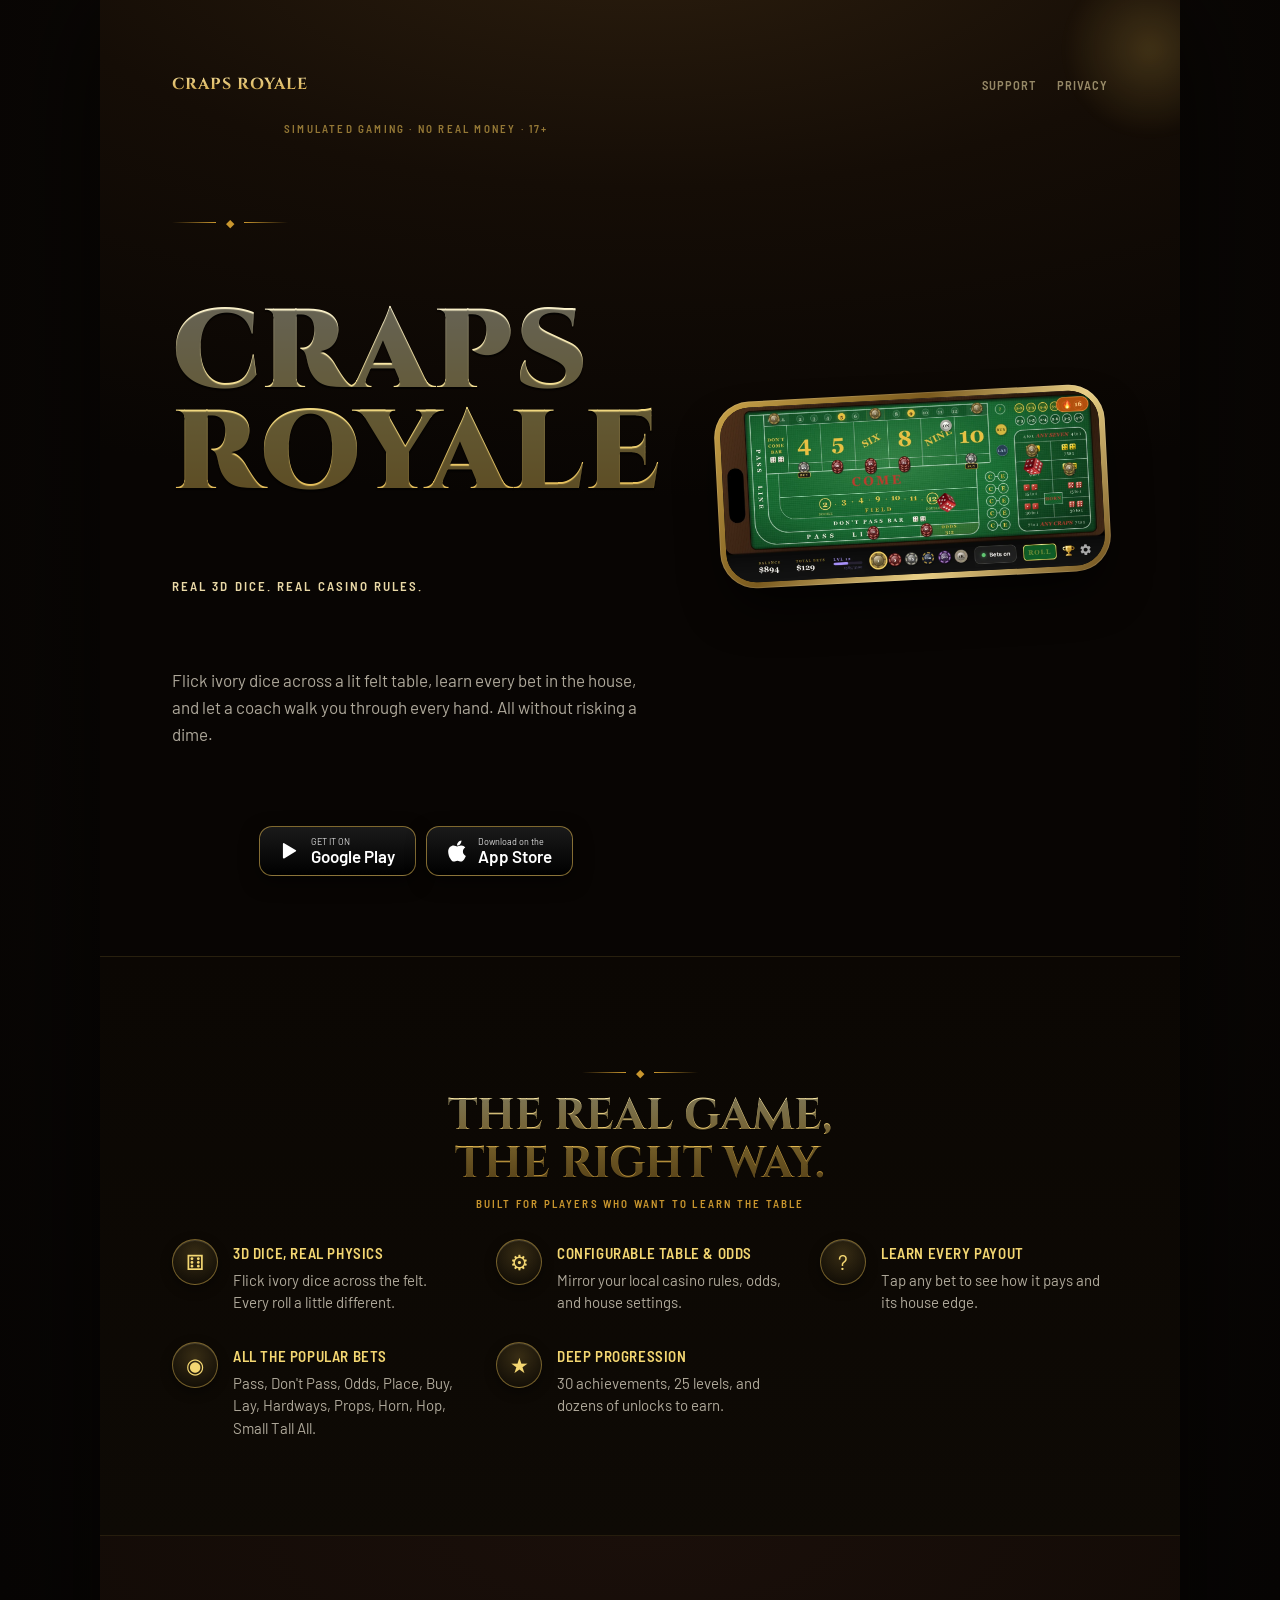
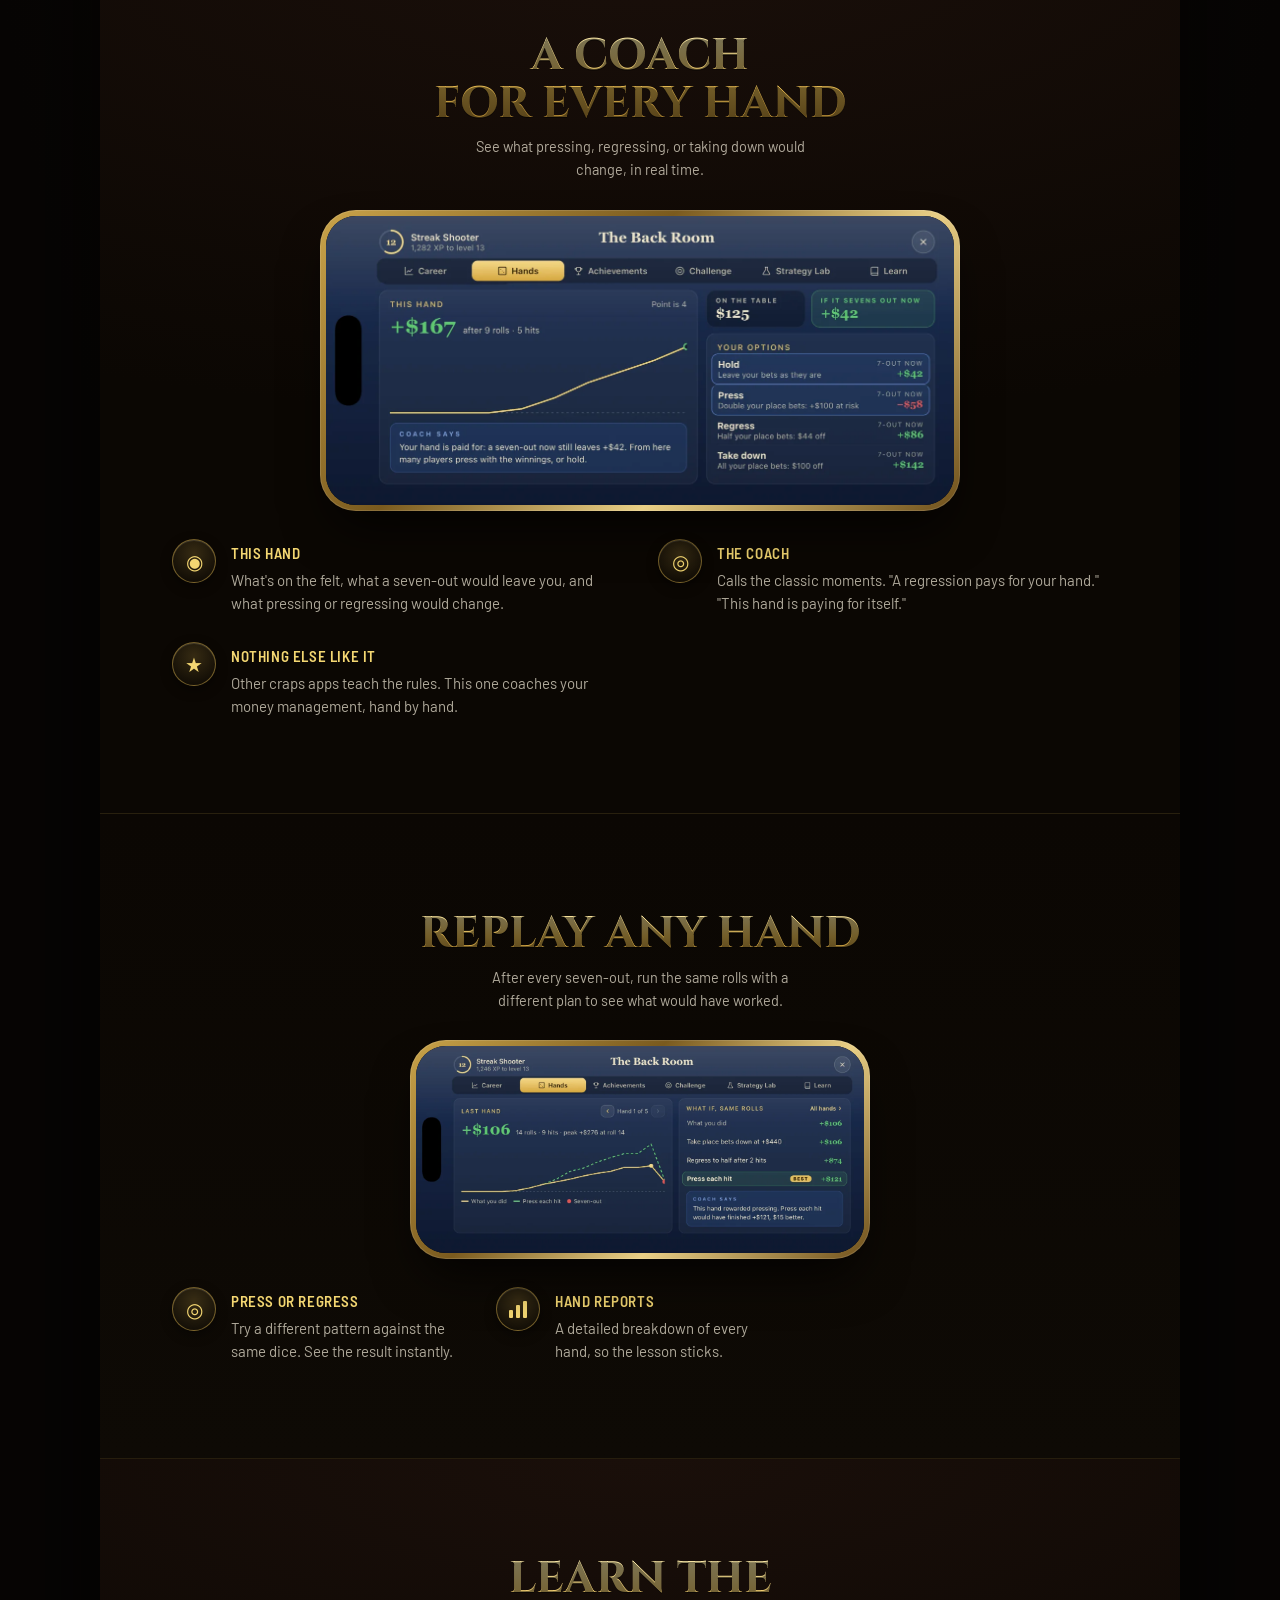
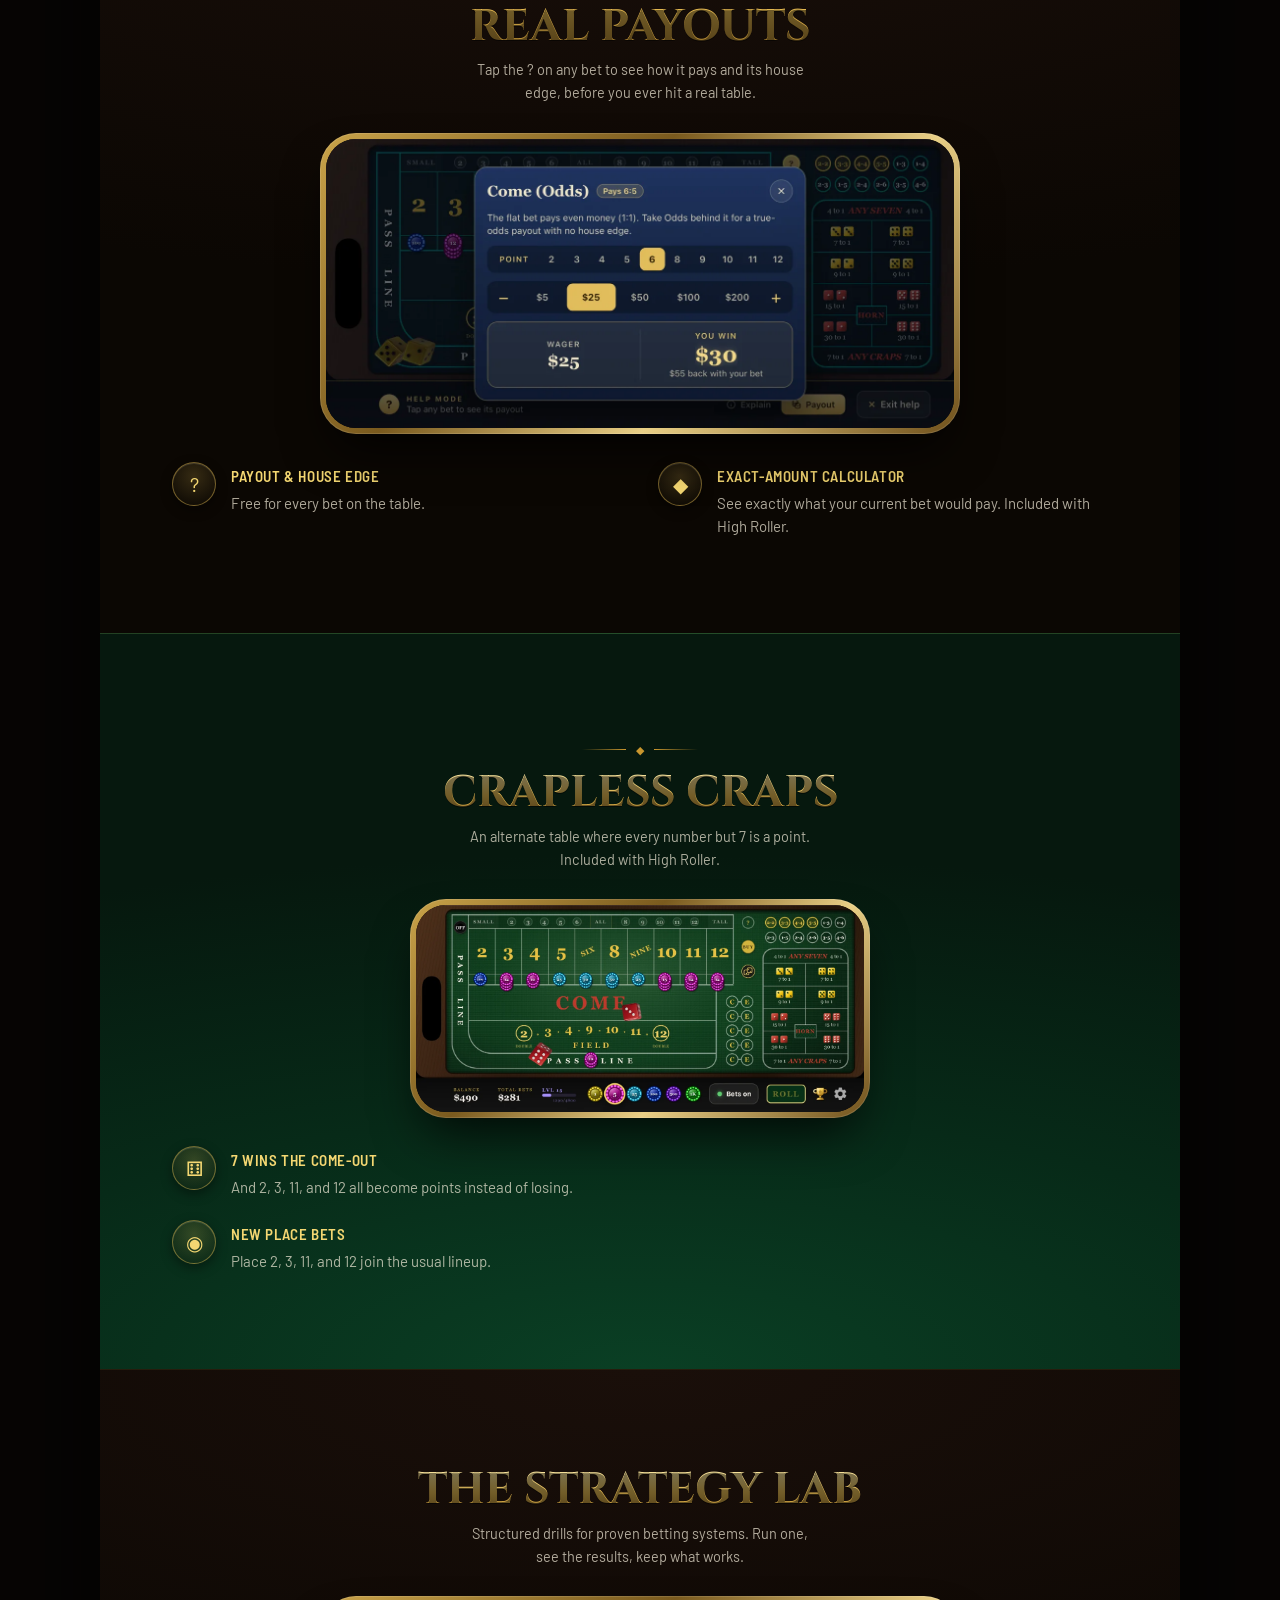
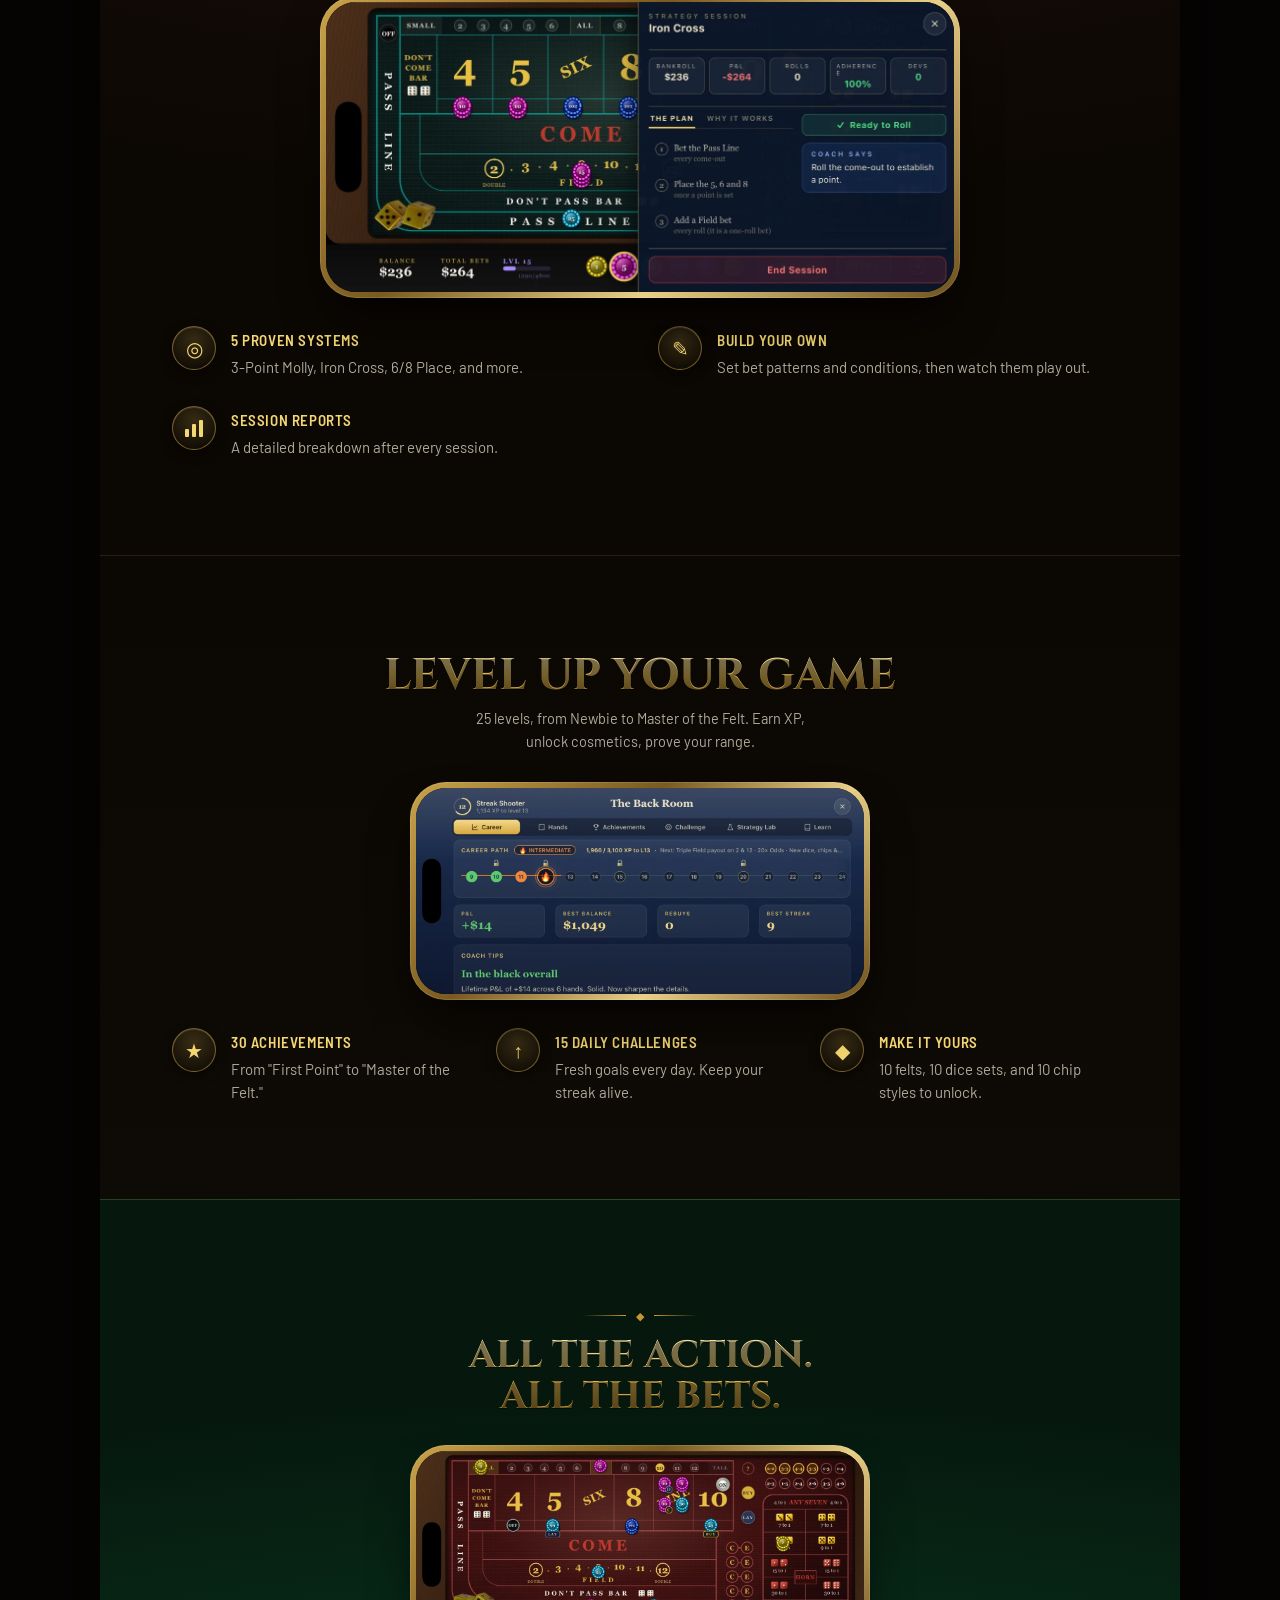
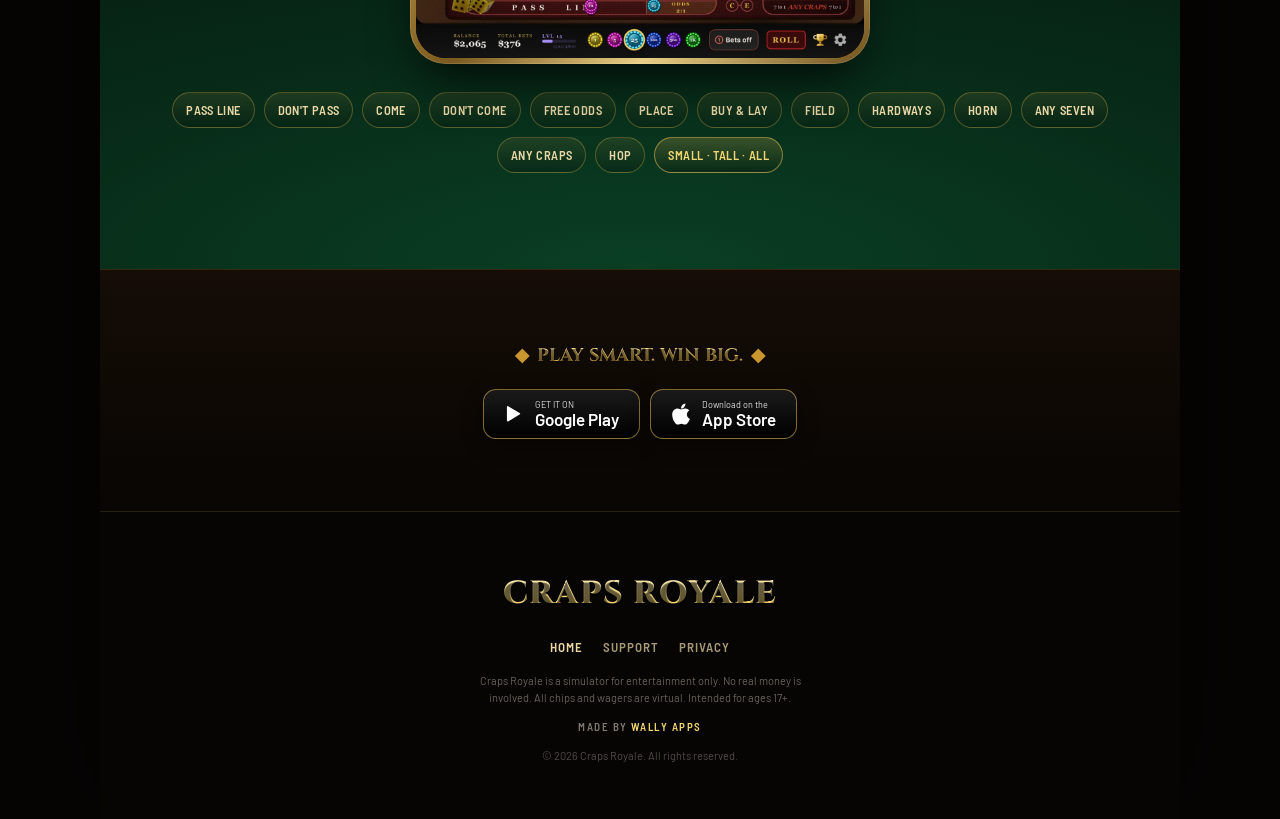
<file: index.html>
<!DOCTYPE html>
<html lang="en">
<head>
<meta charset="UTF-8" />
<meta name="viewport" content="width=device-width, initial-scale=1, viewport-fit=cover" />
<title>Craps Royale | Real 3D Dice. Real Casino Rules.</title>
<meta name="description" content="The most complete craps simulator. 3D dice you flick across a lit felt table, every bet in the house, a coach for every hand, and no real money at risk." />
<meta name="theme-color" content="#080503" />
<link rel="preconnect" href="https://fonts.googleapis.com" />
<link rel="preconnect" href="https://fonts.gstatic.com" crossorigin />
<link href="https://fonts.googleapis.com/css2?family=Cinzel:wght@400;600;700;800;900&family=Barlow:ital,wght@0,400;0,500;0,600;0,700;1,500&family=Barlow+Semi+Condensed:wght@500;600;700&display=swap" rel="stylesheet" />
<link rel="stylesheet" href="styles.css?v=3" />
</head>
<body>

<div class="col col-home">

  <!-- ============ HERO ============ -->
  <section class="section hero">
    <div class="bokeh" aria-hidden="true"></div>

    <header class="hero-header">
      <a href="index.html" class="wordmark-sm small-wordmark">CRAPS ROYALE</a>
      <nav>
        <a href="support.html">Support</a>
        <a href="privacy.html">Privacy</a>
      </nav>
    </header>

    <div class="hero-inner">
      <div class="eyebrow hero-eyebrow">Simulated Gaming · No Real Money · 17+</div>

      <div class="flourish" aria-hidden="true">
        <span class="rule l"></span><span class="diamond">◆</span><span class="rule r"></span>
      </div>

      <h1 class="h1-wordmark gold-foil">CRAPS<br>ROYALE</h1>

      <div class="subhead">Real 3D Dice. Real Casino Rules.</div>

      <p class="tagline">Flick ivory dice across a lit felt table, learn every bet in the house, and let a coach walk you through every hand. All without risking a dime.</p>

      <div class="badge-row">
        <a class="appstore-badge pulse" data-playstore href="#" aria-label="Get Craps Royale on Google Play">
          <svg class="apple" width="22" height="24" viewBox="0 0 24 24" xmlns="http://www.w3.org/2000/svg" aria-hidden="true"><path fill="#fff" d="M3.5 20.5V3.5c0-.55.45-1 1-1 .18 0 .35.05.51.13l14.14 8.5c.4.24.4.83 0 1.07L5.01 20.87c-.16.08-.33.13-.51.13-.55 0-1-.45-1-1z"/></svg>
          <span class="stack"><span class="top">GET IT ON</span><span class="bot">Google Play</span></span>
        </a>
        <a class="appstore-badge pulse" data-appstore href="#" aria-label="Get Craps Royale on the App Store">
          <svg class="apple" width="20" height="24" viewBox="0 0 384 512" xmlns="http://www.w3.org/2000/svg" aria-hidden="true"><path fill="#fff" d="M318.7 268.7c-.2-36.7 16.4-64.4 50-84.8-18.8-26.9-47.2-41.7-84.7-44.6-35.5-2.8-74.3 20.7-88.5 20.7-15 0-49.4-19.7-76.4-19.7C63.3 141.2 4 184.8 4 273.5q0 39.3 14.4 81.2c12.8 36.7 59 126.7 107.2 125.2 25.2-.6 43-17.9 75.8-17.9 31.8 0 48.3 17.9 76.4 17.9 48.6-.7 90.4-82.5 102.6-119.3-65.2-30.7-61.7-90-61.7-91.9zm-56.6-164.2c27.3-32.4 24.8-61.9 24-72.5-24.1 1.4-52 16.4-67.9 34.9-17.5 19.8-27.8 44.3-25.6 71.9 26.1 2 49.9-11.4 69.5-34.3z"/></svg>
          <span class="stack"><span class="top">Download on the</span><span class="bot">App Store</span></span>
        </a>
      </div>

      <div class="phone float" role="img" aria-label="Craps Royale table with 3D dice, landscape view">
        <div class="screen">
          <img src="images/screenshot-table.webp" alt="Craps Royale table, landscape view with 3D ivory dice on lit green felt" />
        </div>
      </div>
    </div>
  </section>

  <!-- ============ FEATURES ============ -->
  <section class="section features">
    <div class="flourish"><span class="rule l"></span><span class="diamond">◆</span><span class="rule r"></span></div>
    <h2 class="h2 section-title-gradient">THE REAL GAME,<br>THE RIGHT WAY.</h2>
    <div class="eyebrow" style="text-align:center;margin-top:6px;">Built for players who want to learn the table</div>

    <div class="feature-list" style="margin-top:26px;">
      <div class="feature-row">
        <div class="icon-circle">⚅</div>
        <div>
          <div class="feature-title">3D Dice, Real Physics</div>
          <div class="feature-body">Flick ivory dice across the felt. Every roll a little different.</div>
        </div>
      </div>
      <div class="feature-row">
        <div class="icon-circle">⚙</div>
        <div>
          <div class="feature-title">Configurable Table &amp; Odds</div>
          <div class="feature-body">Mirror your local casino rules, odds, and house settings.</div>
        </div>
      </div>
      <div class="feature-row">
        <div class="icon-circle">?</div>
        <div>
          <div class="feature-title">Learn Every Payout</div>
          <div class="feature-body">Tap any bet to see how it pays and its house edge.</div>
        </div>
      </div>
      <div class="feature-row">
        <div class="icon-circle">◉</div>
        <div>
          <div class="feature-title">All the Popular Bets</div>
          <div class="feature-body">Pass, Don't Pass, Odds, Place, Buy, Lay, Hardways, Props, Horn, Hop, Small Tall All.</div>
        </div>
      </div>
      <div class="feature-row">
        <div class="icon-circle">★</div>
        <div>
          <div class="feature-title">Deep Progression</div>
          <div class="feature-body">30 achievements, 25 levels, and dozens of unlocks to earn.</div>
        </div>
      </div>
    </div>
  </section>

  <!-- ============ COACH ============ -->
  <section class="section practice">
    <h2 class="h2 section-title-gradient">A COACH<br>FOR EVERY HAND</h2>
    <p class="sub">See what pressing, regressing, or taking down would change, in real time.</p>

    <div class="phone" role="img" aria-label="Hands tab with the hand coach, landscape view">
      <div class="screen">
        <img src="images/screenshot-hands.webp" alt="The Hands tab, showing a hand coach reading the felt and calling the classic moments" />
      </div>
    </div>

    <div class="feature-list" style="margin-top:28px;">
      <div class="feature-row">
        <div class="icon-circle sm">◉</div>
        <div>
          <div class="feature-title">This Hand</div>
          <div class="feature-body">What's on the felt, what a seven-out would leave you, and what pressing or regressing would change.</div>
        </div>
      </div>
      <div class="feature-row">
        <div class="icon-circle sm">◎</div>
        <div>
          <div class="feature-title">The Coach</div>
          <div class="feature-body">Calls the classic moments. "A regression pays for your hand." "This hand is paying for itself."</div>
        </div>
      </div>
      <div class="feature-row">
        <div class="icon-circle sm">★</div>
        <div>
          <div class="feature-title">Nothing Else Like It</div>
          <div class="feature-body">Other craps apps teach the rules. This one coaches your money management, hand by hand.</div>
        </div>
      </div>
    </div>
  </section>

  <!-- ============ REPLAY ============ -->
  <section class="section levelup">
    <h2 class="h2 section-title-gradient">REPLAY ANY HAND</h2>
    <p class="sub">After every seven-out, run the same rolls with a different plan to see what would have worked.</p>

    <div class="phone" role="img" aria-label="Last-hand replay view, landscape">
      <div class="screen">
        <img src="images/screenshot-last-hand.webp" alt="The last-hand replay, showing what a different betting plan would have paid" />
      </div>
    </div>

    <div class="feature-list" style="margin-top:28px;">
      <div class="feature-row">
        <div class="icon-circle sm">◎</div>
        <div>
          <div class="feature-title">Press or Regress</div>
          <div class="feature-body">Try a different pattern against the same dice. See the result instantly.</div>
        </div>
      </div>
      <div class="feature-row">
        <div class="icon-circle sm">
          <div class="bar-icon" aria-hidden="true"><span></span><span></span><span></span></div>
        </div>
        <div>
          <div class="feature-title">Hand Reports</div>
          <div class="feature-body">A detailed breakdown of every hand, so the lesson sticks.</div>
        </div>
      </div>
    </div>
  </section>

  <!-- ============ PAYOUTS ============ -->
  <section class="section practice">
    <h2 class="h2 section-title-gradient">LEARN THE<br>REAL PAYOUTS</h2>
    <p class="sub">Tap the ? on any bet to see how it pays and its house edge, before you ever hit a real table.</p>

    <div class="phone" role="img" aria-label="The payout help panel, landscape view">
      <div class="screen">
        <img src="images/screenshot-payouts.webp" alt="The payout help panel, showing payout ratio and house edge for a selected bet" />
      </div>
    </div>

    <div class="feature-list" style="margin-top:28px;">
      <div class="feature-row">
        <div class="icon-circle sm">?</div>
        <div>
          <div class="feature-title">Payout &amp; House Edge</div>
          <div class="feature-body">Free for every bet on the table.</div>
        </div>
      </div>
      <div class="feature-row">
        <div class="icon-circle sm">◆</div>
        <div>
          <div class="feature-title">Exact-Amount Calculator</div>
          <div class="feature-body">See exactly what your current bet would pay. Included with High Roller.</div>
        </div>
      </div>
    </div>
  </section>

  <!-- ============ CRAPLESS ============ -->
  <section class="section bets">
    <div class="flourish"><span class="rule l"></span><span class="diamond">◆</span><span class="rule r"></span></div>
    <h2 class="h2 section-title-gradient">CRAPLESS CRAPS</h2>
    <p class="sub">An alternate table where every number but 7 is a point. Included with High Roller.</p>

    <div class="phone" role="img" aria-label="The Crapless Craps table, landscape view">
      <div class="screen">
        <img src="images/screenshot-crapless.webp" alt="The Crapless Craps table, with points for 2, 3, 11, and 12" />
      </div>
    </div>

    <div class="feature-list" style="margin-top:28px;">
      <div class="feature-row">
        <div class="icon-circle sm">⚅</div>
        <div>
          <div class="feature-title">7 Wins the Come-Out</div>
          <div class="feature-body">And 2, 3, 11, and 12 all become points instead of losing.</div>
        </div>
      </div>
      <div class="feature-row">
        <div class="icon-circle sm">◉</div>
        <div>
          <div class="feature-title">New Place Bets</div>
          <div class="feature-body">Place 2, 3, 11, and 12 join the usual lineup.</div>
        </div>
      </div>
    </div>
  </section>

  <!-- ============ STRATEGY LAB ============ -->
  <section class="section practice">
    <h2 class="h2 section-title-gradient">THE STRATEGY LAB</h2>
    <p class="sub">Structured drills for proven betting systems. Run one, see the results, keep what works.</p>

    <div class="phone" role="img" aria-label="The Strategy Lab, landscape view">
      <div class="screen">
        <img src="images/screenshot-lab.webp" alt="The Strategy Lab, showing a session for a proven betting system" />
      </div>
    </div>

    <div class="feature-list" style="margin-top:28px;">
      <div class="feature-row">
        <div class="icon-circle sm">◎</div>
        <div>
          <div class="feature-title">5 Proven Systems</div>
          <div class="feature-body">3-Point Molly, Iron Cross, 6/8 Place, and more.</div>
        </div>
      </div>
      <div class="feature-row">
        <div class="icon-circle sm">✎</div>
        <div>
          <div class="feature-title">Build Your Own</div>
          <div class="feature-body">Set bet patterns and conditions, then watch them play out.</div>
        </div>
      </div>
      <div class="feature-row">
        <div class="icon-circle sm">
          <div class="bar-icon" aria-hidden="true"><span></span><span></span><span></span></div>
        </div>
        <div>
          <div class="feature-title">Session Reports</div>
          <div class="feature-body">A detailed breakdown after every session.</div>
        </div>
      </div>
    </div>
  </section>

  <!-- ============ LEVEL UP ============ -->
  <section class="section levelup">
    <h2 class="h2 section-title-gradient">LEVEL UP YOUR GAME</h2>
    <p class="sub">25 levels, from Newbie to Master of the Felt. Earn XP, unlock cosmetics, prove your range.</p>

    <div class="phone" role="img" aria-label="The career screen, landscape view">
      <div class="screen">
        <img src="images/screenshot-career.webp" alt="The career screen, showing level, title, and progression" />
      </div>
    </div>

    <div class="feature-list" style="margin-top:28px;">
      <div class="feature-row">
        <div class="icon-circle sm">★</div>
        <div>
          <div class="feature-title">30 Achievements</div>
          <div class="feature-body">From "First Point" to "Master of the Felt."</div>
        </div>
      </div>
      <div class="feature-row">
        <div class="icon-circle sm">↑</div>
        <div>
          <div class="feature-title">15 Daily Challenges</div>
          <div class="feature-body">Fresh goals every day. Keep your streak alive.</div>
        </div>
      </div>
      <div class="feature-row">
        <div class="icon-circle sm">◆</div>
        <div>
          <div class="feature-title">Make It Yours</div>
          <div class="feature-body">10 felts, 10 dice sets, and 10 chip styles to unlock.</div>
        </div>
      </div>
    </div>
  </section>

  <!-- ============ BETS ============ -->
  <section class="section bets">
    <div class="flourish"><span class="rule l"></span><span class="diamond">◆</span><span class="rule r"></span></div>
    <h2 class="h2 small section-title-gradient">ALL THE ACTION.<br>ALL THE BETS.</h2>

    <div class="phone" role="img" aria-label="The bets panel, landscape view">
      <div class="screen">
        <img src="images/screenshot-bets.webp" alt="The bets panel on the Craps Royale table" />
      </div>
    </div>

    <div class="tags" style="margin-top:28px;">
      <span class="tag">Pass Line</span>
      <span class="tag">Don't Pass</span>
      <span class="tag">Come</span>
      <span class="tag">Don't Come</span>
      <span class="tag">Free Odds</span>
      <span class="tag">Place</span>
      <span class="tag">Buy &amp; Lay</span>
      <span class="tag">Field</span>
      <span class="tag">Hardways</span>
      <span class="tag">Horn</span>
      <span class="tag">Any Seven</span>
      <span class="tag">Any Craps</span>
      <span class="tag">Hop</span>
      <span class="tag hi">Small · Tall · All</span>
    </div>
  </section>

  <!-- ============ CTA BAND ============ -->
  <section class="section cta-band">
    <div class="cta-line"><span class="d">◆</span><span class="section-title-gradient">PLAY SMART. WIN BIG.</span><span class="d">◆</span></div>
    <div class="badge-row">
      <a class="appstore-badge" data-playstore href="#" aria-label="Get Craps Royale on Google Play">
        <svg class="apple" width="22" height="24" viewBox="0 0 24 24" xmlns="http://www.w3.org/2000/svg" aria-hidden="true"><path fill="#fff" d="M3.5 20.5V3.5c0-.55.45-1 1-1 .18 0 .35.05.51.13l14.14 8.5c.4.24.4.83 0 1.07L5.01 20.87c-.16.08-.33.13-.51.13-.55 0-1-.45-1-1z"/></svg>
        <span class="stack"><span class="top">GET IT ON</span><span class="bot">Google Play</span></span>
      </a>
      <a class="appstore-badge" data-appstore href="#" aria-label="Get Craps Royale on the App Store">
        <svg class="apple" width="20" height="24" viewBox="0 0 384 512" xmlns="http://www.w3.org/2000/svg" aria-hidden="true"><path fill="#fff" d="M318.7 268.7c-.2-36.7 16.4-64.4 50-84.8-18.8-26.9-47.2-41.7-84.7-44.6-35.5-2.8-74.3 20.7-88.5 20.7-15 0-49.4-19.7-76.4-19.7C63.3 141.2 4 184.8 4 273.5q0 39.3 14.4 81.2c12.8 36.7 59 126.7 107.2 125.2 25.2-.6 43-17.9 75.8-17.9 31.8 0 48.3 17.9 76.4 17.9 48.6-.7 90.4-82.5 102.6-119.3-65.2-30.7-61.7-90-61.7-91.9zm-56.6-164.2c27.3-32.4 24.8-61.9 24-72.5-24.1 1.4-52 16.4-67.9 34.9-17.5 19.8-27.8 44.3-25.6 71.9 26.1 2 49.9-11.4 69.5-34.3z"/></svg>
        <span class="stack"><span class="top">Download on the</span><span class="bot">App Store</span></span>
      </a>
    </div>
  </section>

  <!-- ============ FOOTER ============ -->
  <footer class="footer">
    <div class="wordmark-lg gold-foil">CRAPS ROYALE</div>
    <nav>
      <a href="index.html" class="current">Home</a>
      <a href="support.html">Support</a>
      <a href="privacy.html">Privacy</a>
    </nav>
    <p class="disclaimer">Craps Royale is a simulator for entertainment only. No real money is involved. All chips and wagers are virtual. Intended for ages 17+.</p>
    <p class="madeby">Made by <a href="https://wallyapps.com">Wally Apps</a></p>
    <p class="copyright">© 2026 Craps Royale. All rights reserved.</p>
  </footer>

</div>

<script src="site.js"></script>
</body>
</html>
</file>
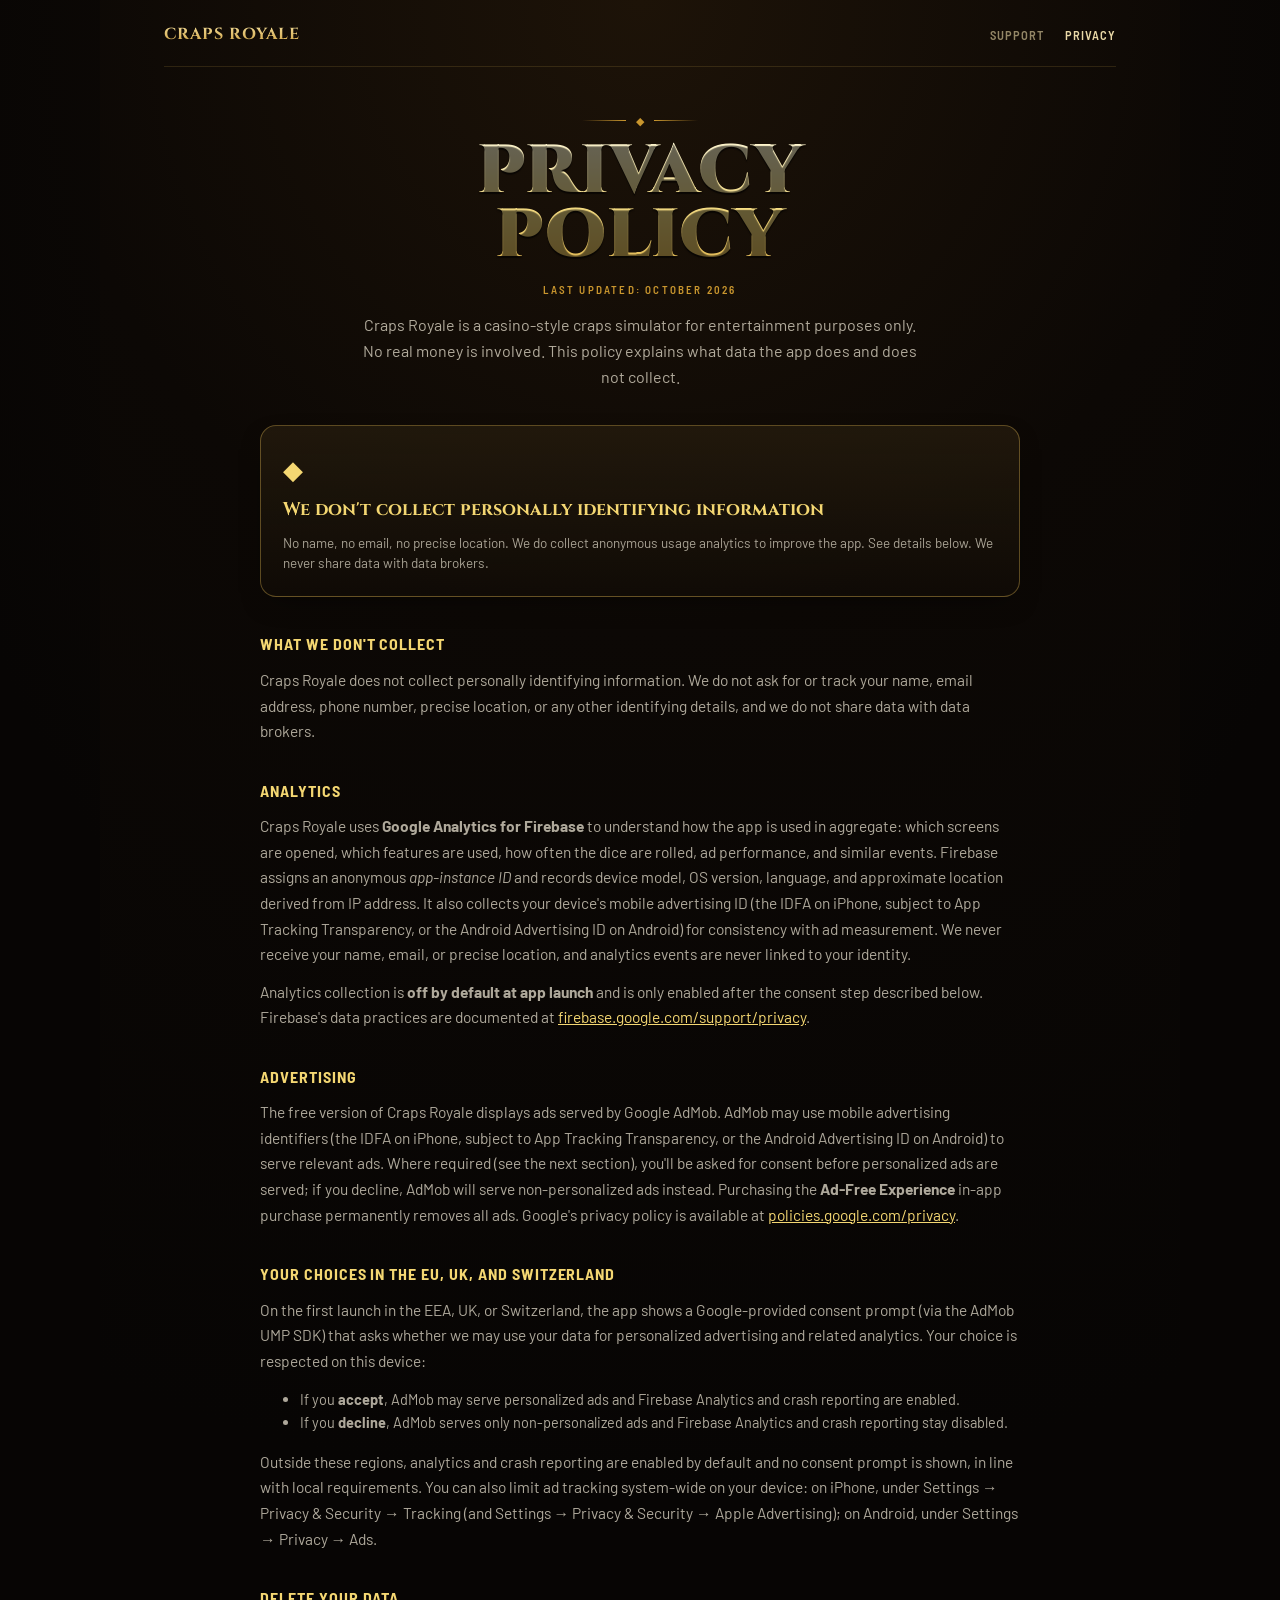
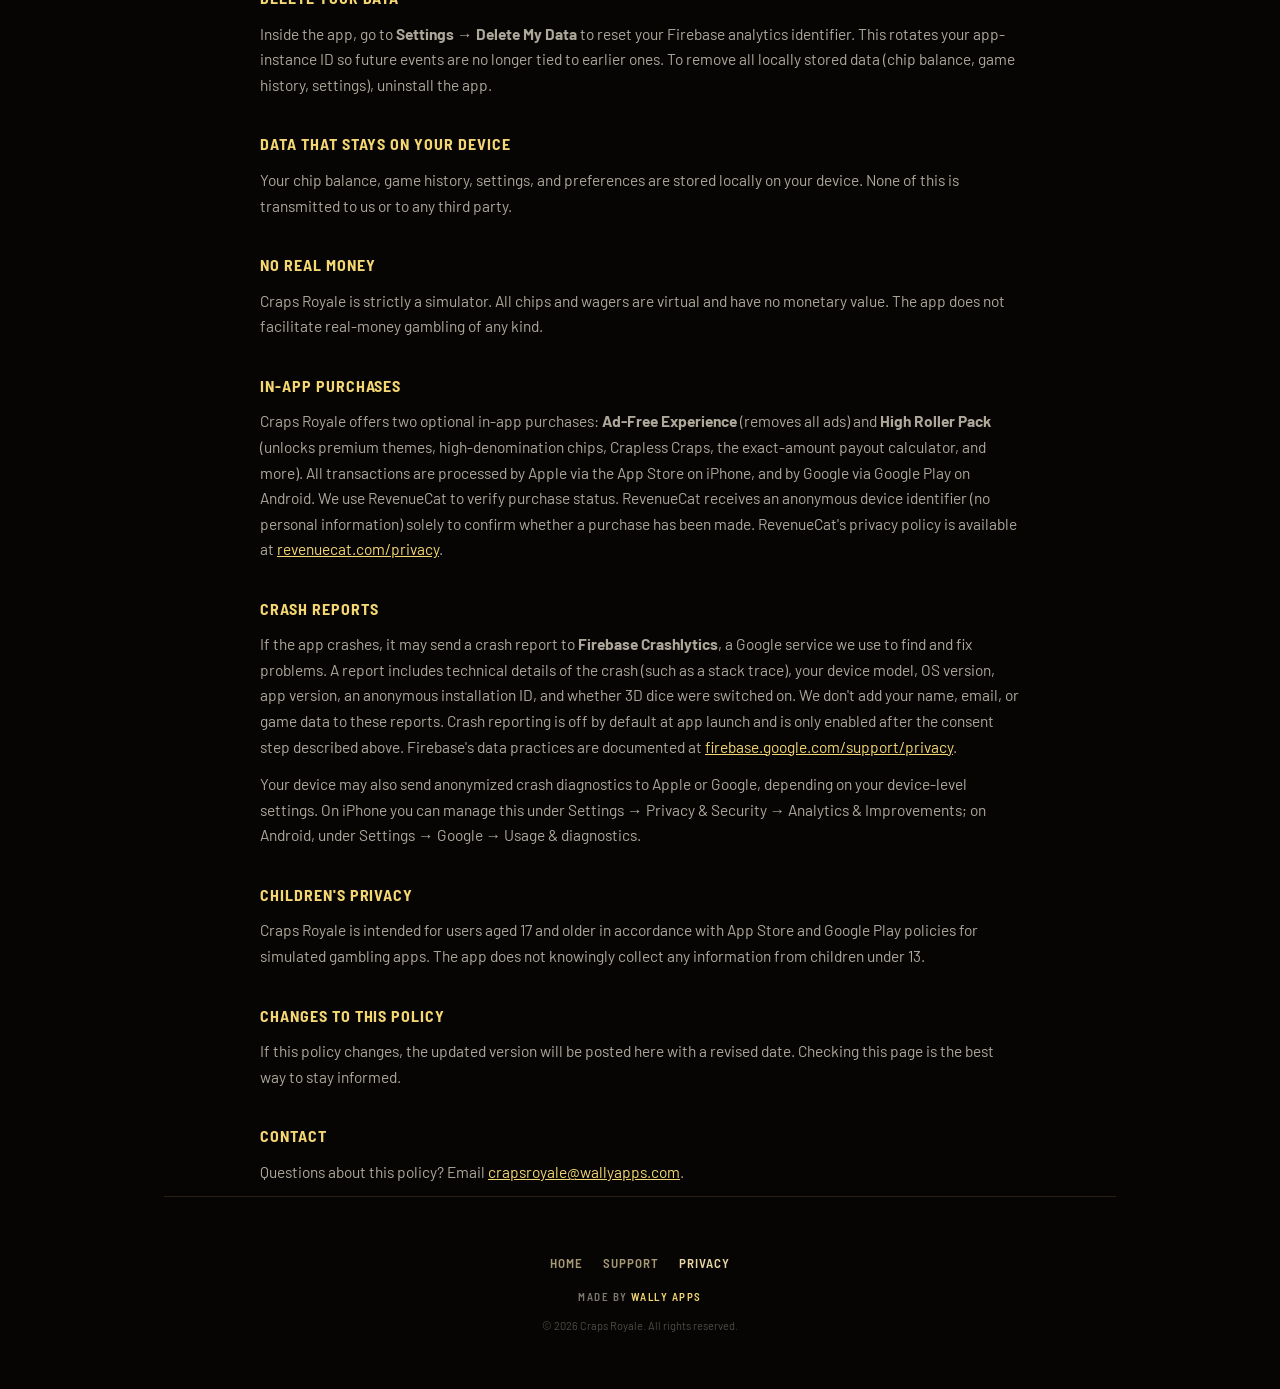
<file: privacy.html>
<!DOCTYPE html>
<html lang="en">
<head>
<meta charset="UTF-8" />
<meta name="viewport" content="width=device-width, initial-scale=1, viewport-fit=cover" />
<title>Privacy Policy | Craps Royale</title>
<meta name="description" content="Privacy policy for Craps Royale: what data we collect and how it is used." />
<meta name="theme-color" content="#080503" />
<link rel="preconnect" href="https://fonts.googleapis.com" />
<link rel="preconnect" href="https://fonts.gstatic.com" crossorigin />
<link href="https://fonts.googleapis.com/css2?family=Cinzel:wght@400;600;700;800;900&family=Barlow:ital,wght@0,400;0,500;0,600;0,700;1,500&family=Barlow+Semi+Condensed:wght@500;600;700&display=swap" rel="stylesheet" />
<link rel="stylesheet" href="styles.css?v=2" />
</head>
<body>

<div class="col col-doc">

  <header class="doc-header">
    <a href="index.html" class="wordmark-sm small-wordmark">CRAPS ROYALE</a>
    <nav>
      <a href="support.html">Support</a>
      <a href="privacy.html" class="current">Privacy</a>
    </nav>
  </header>

  <div class="doc-title-block">
    <div class="flourish"><span class="rule l"></span><span class="diamond">◆</span><span class="rule r"></span></div>
    <h1 class="h1-doc gold-foil">PRIVACY<br>POLICY</h1>
    <div class="eyebrow" style="margin-top:8px;">Last updated: October 2026</div>
    <p class="doc-intro" style="margin-top:14px;">Craps Royale is a casino-style craps simulator for entertainment purposes only. No real money is involved. This policy explains what data the app does and does not collect.</p>
  </div>

  <div class="card">
    <span class="diamond-lg" aria-hidden="true">◆</span>
    <h3>We don't collect personally identifying information</h3>
    <div class="card-sub">No name, no email, no precise location. We do collect anonymous usage analytics to improve the app. See details below. We never share data with data brokers.</div>
  </div>

  <div class="prose">

    <h2>What we don't collect</h2>
    <p>Craps Royale does not collect personally identifying information. We do not ask for or track your name, email address, phone number, precise location, or any other identifying details, and we do not share data with data brokers.</p>

    <h2>Analytics</h2>
    <p>Craps Royale uses <strong>Google Analytics for Firebase</strong> to understand how the app is used in aggregate: which screens are opened, which features are used, how often the dice are rolled, ad performance, and similar events. Firebase assigns an anonymous <em>app-instance ID</em> and records device model, OS version, language, and approximate location derived from IP address. It also collects your device's mobile advertising ID (the IDFA on iPhone, subject to App Tracking Transparency, or the Android Advertising ID on Android) for consistency with ad measurement. We never receive your name, email, or precise location, and analytics events are never linked to your identity.</p>
    <p>Analytics collection is <strong>off by default at app launch</strong> and is only enabled after the consent step described below. Firebase's data practices are documented at <a class="lnk" href="https://firebase.google.com/support/privacy">firebase.google.com/support/privacy</a>.</p>

    <h2>Advertising</h2>
    <p>The free version of Craps Royale displays ads served by Google AdMob. AdMob may use mobile advertising identifiers (the IDFA on iPhone, subject to App Tracking Transparency, or the Android Advertising ID on Android) to serve relevant ads. Where required (see the next section), you'll be asked for consent before personalized ads are served; if you decline, AdMob will serve non-personalized ads instead. Purchasing the <strong>Ad-Free Experience</strong> in-app purchase permanently removes all ads. Google's privacy policy is available at <a class="lnk" href="https://policies.google.com/privacy">policies.google.com/privacy</a>.</p>

    <h2>Your choices in the EU, UK, and Switzerland</h2>
    <p>On the first launch in the EEA, UK, or Switzerland, the app shows a Google-provided consent prompt (via the AdMob UMP SDK) that asks whether we may use your data for personalized advertising and related analytics. Your choice is respected on this device:</p>
    <ul>
      <li>If you <strong>accept</strong>, AdMob may serve personalized ads and Firebase Analytics and crash reporting are enabled.</li>
      <li>If you <strong>decline</strong>, AdMob serves only non-personalized ads and Firebase Analytics and crash reporting stay disabled.</li>
    </ul>
    <p>Outside these regions, analytics and crash reporting are enabled by default and no consent prompt is shown, in line with local requirements. You can also limit ad tracking system-wide on your device: on iPhone, under Settings → Privacy &amp; Security → Tracking (and Settings → Privacy &amp; Security → Apple Advertising); on Android, under Settings → Privacy → Ads.</p>

    <h2>Delete your data</h2>
    <p>Inside the app, go to <strong>Settings → Delete My Data</strong> to reset your Firebase analytics identifier. This rotates your app-instance ID so future events are no longer tied to earlier ones. To remove all locally stored data (chip balance, game history, settings), uninstall the app.</p>

    <h2>Data that stays on your device</h2>
    <p>Your chip balance, game history, settings, and preferences are stored locally on your device. None of this is transmitted to us or to any third party.</p>

    <h2>No real money</h2>
    <p>Craps Royale is strictly a simulator. All chips and wagers are virtual and have no monetary value. The app does not facilitate real-money gambling of any kind.</p>

    <h2>In-app purchases</h2>
    <p>Craps Royale offers two optional in-app purchases: <strong>Ad-Free Experience</strong> (removes all ads) and <strong>High Roller Pack</strong> (unlocks premium themes, high-denomination chips, Crapless Craps, the exact-amount payout calculator, and more). All transactions are processed by Apple via the App Store on iPhone, and by Google via Google Play on Android. We use RevenueCat to verify purchase status. RevenueCat receives an anonymous device identifier (no personal information) solely to confirm whether a purchase has been made. RevenueCat's privacy policy is available at <a class="lnk" href="https://www.revenuecat.com/privacy">revenuecat.com/privacy</a>.</p>

    <h2>Crash reports</h2>
    <p>If the app crashes, it may send a crash report to <strong>Firebase Crashlytics</strong>, a Google service we use to find and fix problems. A report includes technical details of the crash (such as a stack trace), your device model, OS version, app version, an anonymous installation ID, and whether 3D dice were switched on. We don't add your name, email, or game data to these reports. Crash reporting is off by default at app launch and is only enabled after the consent step described above. Firebase's data practices are documented at <a class="lnk" href="https://firebase.google.com/support/privacy">firebase.google.com/support/privacy</a>.</p>
    <p>Your device may also send anonymized crash diagnostics to Apple or Google, depending on your device-level settings. On iPhone you can manage this under Settings → Privacy &amp; Security → Analytics &amp; Improvements; on Android, under Settings → Google → Usage &amp; diagnostics.</p>

    <h2>Children's privacy</h2>
    <p>Craps Royale is intended for users aged 17 and older in accordance with App Store and Google Play policies for simulated gambling apps. The app does not knowingly collect any information from children under 13.</p>

    <h2>Changes to this policy</h2>
    <p>If this policy changes, the updated version will be posted here with a revised date. Checking this page is the best way to stay informed.</p>

    <h2>Contact</h2>
    <p>Questions about this policy? Email <a class="lnk" data-crmail href="#"><span data-crmail-show>crapsroyale (at) wallyapps (dot) com</span></a>.</p>

  </div>

  <footer class="footer">
    <nav>
      <a href="index.html">Home</a>
      <a href="support.html">Support</a>
      <a href="privacy.html" class="current">Privacy</a>
    </nav>
    <p class="madeby">Made by <a href="https://wallyapps.com">Wally Apps</a></p>
    <p class="copyright">© 2026 Craps Royale. All rights reserved.</p>
  </footer>

</div>

<script src="site.js"></script>
</body>
</html>
</file>
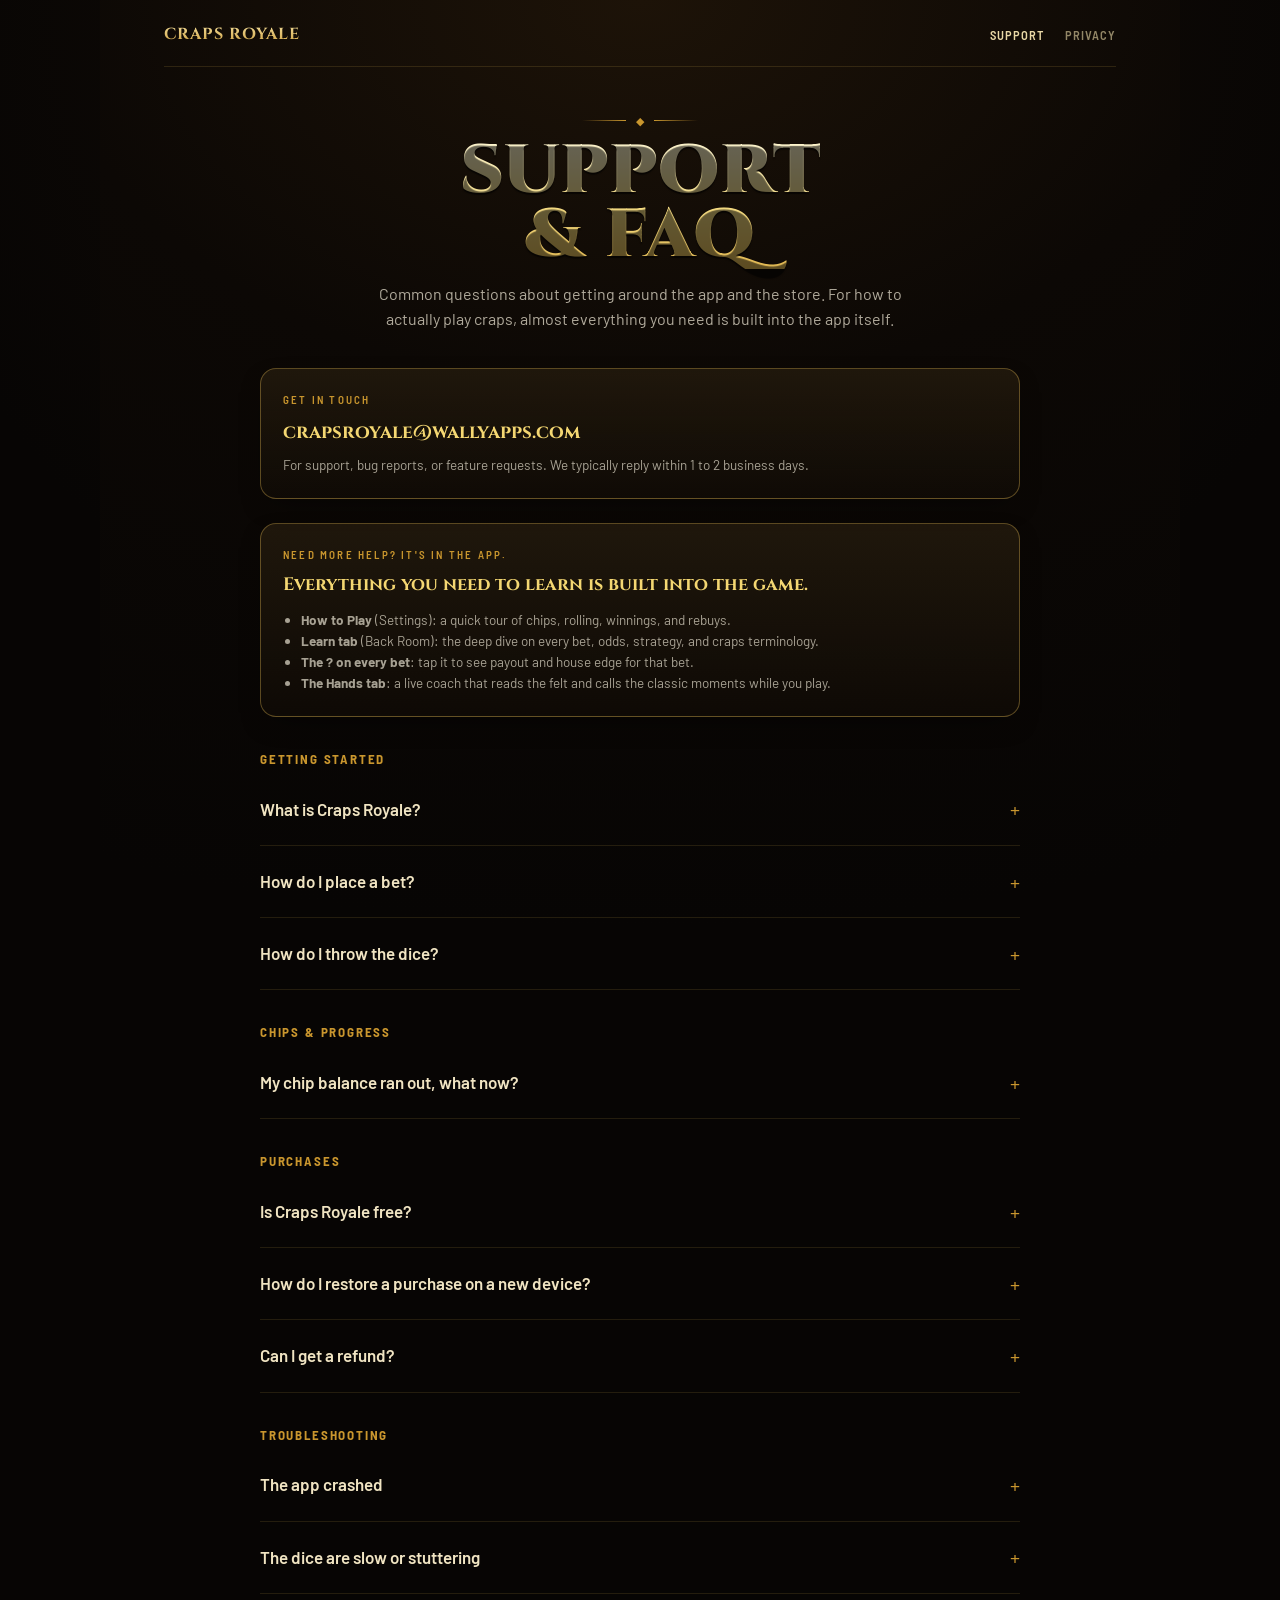
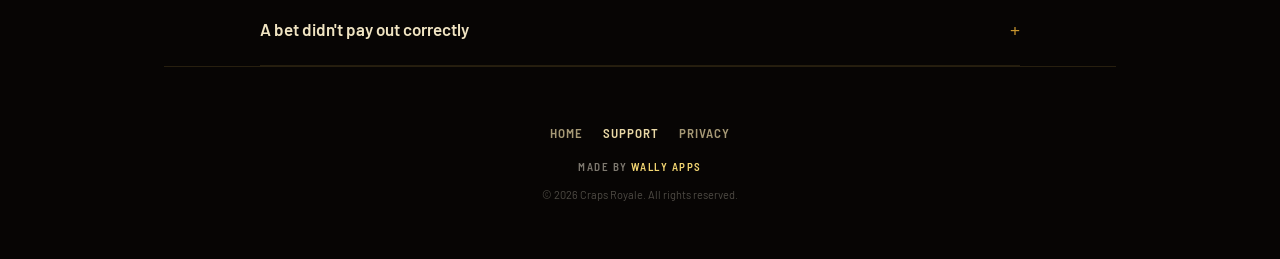
<file: support.html>
<!DOCTYPE html>
<html lang="en">
<head>
<meta charset="UTF-8" />
<meta name="viewport" content="width=device-width, initial-scale=1, viewport-fit=cover" />
<title>Support &amp; FAQ | Craps Royale</title>
<meta name="description" content="Support and FAQ for Craps Royale, the craps casino simulator for iPhone and Android." />
<meta name="theme-color" content="#080503" />
<link rel="preconnect" href="https://fonts.googleapis.com" />
<link rel="preconnect" href="https://fonts.gstatic.com" crossorigin />
<link href="https://fonts.googleapis.com/css2?family=Cinzel:wght@400;600;700;800;900&family=Barlow:ital,wght@0,400;0,500;0,600;0,700;1,500&family=Barlow+Semi+Condensed:wght@500;600;700&display=swap" rel="stylesheet" />
<link rel="stylesheet" href="styles.css?v=3" />
</head>
<body>

<div class="col col-doc">

  <header class="doc-header">
    <a href="index.html" class="wordmark-sm small-wordmark">CRAPS ROYALE</a>
    <nav>
      <a href="support.html" class="current">Support</a>
      <a href="privacy.html">Privacy</a>
    </nav>
  </header>

  <div class="doc-title-block">
    <div class="flourish"><span class="rule l"></span><span class="diamond">◆</span><span class="rule r"></span></div>
    <h1 class="h1-doc gold-foil">SUPPORT<br>&amp; FAQ</h1>
    <p class="doc-intro">Common questions about getting around the app and the store. For how to actually play craps, almost everything you need is built into the app itself.</p>
  </div>

  <!-- Contact card -->
  <a class="card" data-crmail href="#">
    <div class="card-eyebrow">Get in touch</div>
    <div class="card-email" data-crmail-show>crapsroyale (at) wallyapps (dot) com</div>
    <div class="card-sub">For support, bug reports, or feature requests. We typically reply within 1 to 2 business days.</div>
  </a>

  <!-- Need more help? It's in the app. -->
  <div class="card">
    <div class="card-eyebrow">Need more help? It's in the app.</div>
    <h3>Everything you need to learn is built into the game.</h3>
    <div class="card-sub">
      <ul style="margin:10px 0 0; padding-left:18px;">
        <li><strong>How to Play</strong> (Settings): a quick tour of chips, rolling, winnings, and rebuys.</li>
        <li><strong>Learn tab</strong> (Back Room): the deep dive on every bet, odds, strategy, and craps terminology.</li>
        <li><strong>The ? on every bet</strong>: tap it to see payout and house edge for that bet.</li>
        <li><strong>The Hands tab</strong>: a live coach that reads the felt and calls the classic moments while you play.</li>
      </ul>
    </div>
  </div>

  <!-- ============ Getting Started ============ -->
  <div class="faq-group">Getting Started</div>

  <details class="faq">
    <summary>What is Craps Royale?<span class="crq">+</span></summary>
    <div class="a"><p>A full-featured craps simulator for iPhone and Android. Learn the table, practice betting strategies, and feel the energy of the game, without risking a dime. All chips and wagers are virtual.</p></div>
  </details>

  <details class="faq">
    <summary>How do I place a bet?<span class="crq">+</span></summary>
    <div class="a"><p>Tap a chip denomination to select it, then tap the spot on the table you want to bet on. You can place as many bets as you like before each roll. Long-press any bet to remove it (some bets like Pass Line after the point can't be removed; that follows real casino rules).</p></div>
  </details>

  <details class="faq">
    <summary>How do I throw the dice?<span class="crq">+</span></summary>
    <div class="a"><p>Drag a die toward the back wall and let go to flick it. The <strong>ROLL</strong> button works too. If you prefer the classic look, you can turn 3D dice off any time under Settings, Dice.</p></div>
  </details>

  <!-- ============ Chips & Progress ============ -->
  <div class="faq-group">Chips &amp; Progress</div>

  <details class="faq">
    <summary>My chip balance ran out, what now?<span class="crq">+</span></summary>
    <div class="a"><p>When you run out of chips, a <strong>rebuy</strong> pops up automatically to top you back up so you can keep rolling. The free rebuy is available anytime; the High Roller pack adds a bigger $2K rebuy.</p>
    <p>If you'd rather start completely fresh, Settings has a <strong>Reset Game</strong> option, but note that it clears your chip balance <em>and</em> your XP, level, and achievements. Your purchases and settings are untouched. It can't be undone.</p></div>
  </details>

  <!-- ============ Purchases ============ -->
  <div class="faq-group">Purchases</div>

  <details class="faq">
    <summary>Is Craps Royale free?<span class="crq">+</span></summary>
    <div class="a">
      <p>Yes. Free to download with full access to the core game. The free version shows ads between sessions. Two optional purchases are available:</p>
      <ul>
        <li><strong>Ad-Free Experience</strong>: removes all ads permanently.</li>
        <li><strong>High Roller Pack</strong>: unlocks Crapless Craps, the exact-amount payout calculator, premium themes, high-denomination chips, extra strategies, a bigger rebuy, and a 2× XP boost.</li>
      </ul>
    </div>
  </details>

  <details class="faq">
    <summary>How do I restore a purchase on a new device?<span class="crq">+</span></summary>
    <div class="a"><p>Open the app, go to Settings, and tap <strong>Restore Purchases</strong>. On iPhone, be signed in with the same Apple ID that made the original purchase; on Android, the same Google Account. Purchases don't transfer between the two platforms.</p></div>
  </details>

  <details class="faq">
    <summary>Can I get a refund?<span class="crq">+</span></summary>
    <div class="a">
      <p>Refunds are handled by whichever store sold you the app:</p>
      <ul>
        <li><strong>iPhone (App Store):</strong> visit <a class="lnk" href="https://reportaproblem.apple.com">reportaproblem.apple.com</a>, find the Craps Royale purchase, and request a refund from Apple.</li>
        <li><strong>Android (Google Play):</strong> visit <a class="lnk" href="https://play.google.com/store/account/orderhistory">play.google.com/store/account/orderhistory</a> and request a refund from Google. Purchases made within 48 hours are typically eligible for a self-service refund.</li>
      </ul>
    </div>
  </details>

  <!-- ============ Troubleshooting ============ -->
  <div class="faq-group">Troubleshooting</div>

  <details class="faq">
    <summary>The app crashed<span class="crq">+</span></summary>
    <div class="a"><p>Force-quit and re-open the app. If you accepted analytics, a crash report with the stack trace, device model, and OS version has probably already reached us. What the report doesn't capture is <em>what you were doing</em>. If a specific action causes a repeat crash, email us the steps to reproduce it. That's the fastest way to get it fixed.</p></div>
  </details>

  <details class="faq">
    <summary>The dice are slow or stuttering<span class="crq">+</span></summary>
    <div class="a"><p>3D dice run a real physics simulation. On older devices you can switch to classic 2D dice under Settings, Dice, which runs smoothly on anything. Closing other apps running in the background can also help.</p></div>
  </details>

  <details class="faq">
    <summary>A bet didn't pay out correctly<span class="crq">+</span></summary>
    <div class="a"><p>Craps payouts vary by bet. In the app, tap the <strong>?</strong> on any bet to see its exact payout and house edge, which is the fastest way to double-check. If you still think there's a bug, email us with the bet type and roll outcome and we'll investigate.</p></div>
  </details>

  <footer class="footer">
    <nav>
      <a href="index.html">Home</a>
      <a href="support.html" class="current">Support</a>
      <a href="privacy.html">Privacy</a>
    </nav>
    <p class="madeby">Made by <a href="https://wallyapps.com">Wally Apps</a></p>
    <p class="copyright">© 2026 Craps Royale. All rights reserved.</p>
  </footer>

</div>

<script src="site.js"></script>
</body>
</html>
</file>
<file: styles.css>
/* Craps Royale — shared styles. Mobile-first; column max-width 460px. */

*, *::before, *::after { box-sizing: border-box; }
html, body { margin: 0; padding: 0; }
body {
  background: #080503;
  color: rgba(245, 238, 220, 0.7);
  font-family: 'Barlow', -apple-system, BlinkMacSystemFont, sans-serif;
  font-size: 14.5px;
  line-height: 1.6;
  -webkit-font-smoothing: antialiased;
  -webkit-text-size-adjust: 100%;
}
img { max-width: 100%; display: block; }
a { color: #F4D772; text-decoration: none; }
a:hover { text-decoration: underline; }

/* ---- Layout columns ---- */
.col {
  max-width: 460px;
  margin: 0 auto;
  position: relative;
}
.col-home {
  background:
    radial-gradient(130% 50% at 50% 0%, #1d1308 0%, #0c0805 42%, #070504 100%);
  overflow: hidden;
  box-shadow: 0 0 80px rgba(0,0,0,0.6);
}
.col-doc {
  padding: 0 22px;
  background:
    radial-gradient(130% 50% at 50% 0%, #1d1308 0%, #0c0805 42%, #070504 100%);
  min-height: 100vh;
}

/* ---- Typography helpers ---- */
.cinzel { font-family: 'Cinzel', serif; }
.barlow-sc { font-family: 'Barlow Semi Condensed', sans-serif; }

.eyebrow {
  font-family: 'Barlow Semi Condensed', sans-serif;
  font-weight: 600;
  font-size: 11px;
  letter-spacing: 0.2em;
  text-transform: uppercase;
  color: #C9962E;
}
.subhead {
  font-family: 'Barlow Semi Condensed', sans-serif;
  font-weight: 600;
  font-size: 13px;
  letter-spacing: 0.16em;
  text-transform: uppercase;
  color: #E9D8A6;
}

.gold-foil {
  background: linear-gradient(180deg, #FFF7D2 0%, #F7DE84 24%, #E6BB52 46%, #B07F2A 72%, #8C6420 86%, #EAC56F 100%);
  -webkit-background-clip: text;
  background-clip: text;
  -webkit-text-fill-color: transparent;
  color: transparent;
  background-size: 100% 220%;
  text-shadow: 0 2px 1px rgba(0,0,0,0.6);
  animation: goldShimmer 7s ease-in-out infinite alternate;
}
.section-title-gradient {
  background: linear-gradient(180deg, #FBEDB0, #E6BB52 55%, #A87E2C);
  -webkit-background-clip: text;
  background-clip: text;
  -webkit-text-fill-color: transparent;
  color: transparent;
  text-shadow: 0 1px 0 rgba(0,0,0,0.5);
}
.small-wordmark {
  background: linear-gradient(180deg, #F6E4A6, #C9962E);
  -webkit-background-clip: text;
  background-clip: text;
  -webkit-text-fill-color: transparent;
  color: transparent;
}

@keyframes goldShimmer {
  0% { background-position: 50% 0; }
  100% { background-position: 50% 100%; }
}
@keyframes floatYrot {
  0%, 100% { transform: rotate(-3deg) translateY(0); }
  50%      { transform: rotate(-3deg) translateY(-9px); }
}
@keyframes glowPulse {
  0%, 100% {
    box-shadow:
      0 6px 18px rgba(0,0,0,0.5),
      0 0 22px rgba(231,190,85,0.25),
      0 0 0 1px rgba(231,190,85,0.55) inset;
  }
  50% {
    box-shadow:
      0 6px 18px rgba(0,0,0,0.5),
      0 0 34px rgba(231,190,85,0.5),
      0 0 0 1px rgba(231,190,85,0.85) inset;
  }
}

/* ---- Flourish divider ---- */
.flourish {
  display: flex;
  align-items: center;
  justify-content: center;
  gap: 10px;
  margin: 14px auto;
}
.flourish .rule { width: 44px; height: 1px; }
.flourish .rule.l { background: linear-gradient(90deg, transparent, #C9962E); }
.flourish .rule.r { background: linear-gradient(270deg, transparent, #C9962E); }
.flourish .diamond { color: #C9962E; font-size: 11px; line-height: 1; }

/* ---- App Store badge ---- */
.appstore-badge {
  display: inline-flex;
  align-items: center;
  gap: 11px;
  padding: 10px 20px;
  border-radius: 13px;
  background: linear-gradient(180deg, #1a1a1a, #000);
  border: 1px solid rgba(231,190,85,0.55);
  box-shadow: 0 6px 18px rgba(0,0,0,0.5);
  color: #fff;
  text-decoration: none;
}
.appstore-badge:hover { text-decoration: none; }
.appstore-badge .apple {
  width: 20px; height: 24px; fill: #fff; flex: none;
}
.appstore-badge .stack { display: flex; flex-direction: column; line-height: 1; text-align: left; }
.appstore-badge .stack .top { font-size: 9px; opacity: 0.85; }
.appstore-badge .stack .bot { font-size: 17px; font-weight: 600; margin-top: 2px; }
.appstore-badge.pulse { animation: glowPulse 4s ease-in-out infinite; }

.badge-row {
  display: inline-flex;
  flex-wrap: wrap;
  gap: 10px;
  align-items: center;
  justify-content: center;
}


/* ---- Sections (home) ---- */
.section {
  padding: 46px 26px;
  border-top: 1px solid rgba(231,190,85,0.12);
}
.section.hero {
  padding: 30px 26px 38px;
  position: relative;
  border-top: none;
  background: radial-gradient(125% 60% at 50% -8%, #2c1e0e, #150d06 46%, #080503 100%);
  overflow: hidden;
}
.section.features { background: linear-gradient(180deg, #0b0703, #0e0a05); }
.section.practice { background: radial-gradient(120% 55% at 50% 0%, #1a0f0a, #0b0703); }
.section.levelup  { background: linear-gradient(180deg, #0b0703, #0e0a05); }
.section.bets {
  background: radial-gradient(135% 70% at 50% 100%, #0a3f24, #072a18 50%, #06180e 100%);
}
.section.cta-band {
  background: linear-gradient(180deg, #150d06, #080503);
  border-top: 1px solid rgba(231,190,85,0.2);
  text-align: center;
  padding: 38px 26px;
}

.hero .bokeh {
  position: absolute;
  top: -40px; right: -60px;
  width: 180px; height: 180px;
  background: radial-gradient(circle, rgba(231,190,85,0.2), transparent 68%);
  filter: blur(4px);
  pointer-events: none;
}

/* Inline header used in hero */
.hero-header {
  display: flex;
  align-items: center;
  justify-content: space-between;
  position: relative;
  z-index: 1;
}
.hero-header .wordmark-sm {
  font-family: 'Cinzel', serif;
  font-weight: 700;
  font-size: 16px;
  letter-spacing: 0.06em;
}
.hero-header nav a {
  font-family: 'Barlow Semi Condensed', sans-serif;
  font-weight: 600;
  font-size: 12.5px;
  letter-spacing: 0.08em;
  text-transform: uppercase;
  color: rgba(233,216,166,0.6);
  margin-left: 18px;
}
.hero-header nav a:hover { color: #E9D8A6; text-decoration: none; }

/* Hero content */
.hero-inner { text-align: center; position: relative; z-index: 1; }
.hero-eyebrow { margin: 22px auto 10px; color: rgba(231,190,85,0.6); }
.h1-wordmark {
  font-family: 'Cinzel', serif;
  font-weight: 900;
  font-size: 54px;
  line-height: 0.9;
  letter-spacing: 0.01em;
  margin: 6px 0 14px;
}
.tagline {
  max-width: 340px;
  margin: 14px auto 22px;
  color: rgba(245,238,220,0.7);
  font-size: 14.5px;
}

/* Section titles */
.h2 {
  font-family: 'Cinzel', serif;
  font-weight: 700;
  font-size: 27px;
  line-height: 1.08;
  text-align: center;
  margin: 0 0 8px;
}
.h2.small { font-size: 24px; }
.section .sub {
  text-align: center;
  margin: 4px auto 22px;
  max-width: 340px;
  color: rgba(245,238,220,0.7);
  font-size: 14.5px;
}

/* Feature rows */
.feature-list {
  display: flex;
  flex-direction: column;
  gap: 22px;
  margin-top: 8px;
}
.feature-row {
  display: flex;
  gap: 15px;
  align-items: flex-start;
}
.icon-circle {
  flex: none;
  width: 46px; height: 46px;
  border-radius: 50%;
  display: flex; align-items: center; justify-content: center;
  background: radial-gradient(circle at 50% 32%, rgba(231,190,85,0.2), rgba(0,0,0,0.2));
  border: 1px solid rgba(231,190,85,0.45);
  box-shadow:
    inset 0 1px 0 rgba(255,255,255,0.12),
    0 4px 12px rgba(0,0,0,0.4);
  color: #F4D772;
  font-size: 21px;
  line-height: 1;
}
.icon-circle.sm { width: 44px; height: 44px; font-size: 20px; }
.feature-title {
  font-family: 'Barlow Semi Condensed', sans-serif;
  font-weight: 600;
  font-size: 15px;
  letter-spacing: 0.04em;
  text-transform: uppercase;
  color: #F4D772;
  margin: 2px 0 4px;
}
.feature-body {
  color: rgba(245,238,220,0.7);
  font-size: 14px;
  line-height: 1.5;
}

/* Bar-chart icon (Session Reports) */
.bar-icon {
  display: flex;
  align-items: flex-end;
  gap: 3px;
  height: 18px;
}
.bar-icon span {
  display: block;
  width: 4px;
  background: #F4D772;
  border-radius: 1px;
}
.bar-icon span:nth-child(1) { height: 8px; }
.bar-icon span:nth-child(2) { height: 13px; }
.bar-icon span:nth-child(3) { height: 17px; }

/* Phone mockup */
.phone {
  margin: 28px auto 0;
  width: 100%;
  max-width: 340px;
  border-radius: 30px;
  padding: 5px;
  background: linear-gradient(135deg, #caa44a, #7a5a1e 38%, #e9cf86 66%, #6e4f1a);
  box-shadow:
    0 26px 50px -14px rgba(0,0,0,0.8),
    inset 0 0 0 1px rgba(255,255,255,0.12);
  position: relative;
}
.phone.float { animation: floatYrot 6s ease-in-out infinite; transform: rotate(-3deg); }
.phone .screen {
  position: relative;
  width: 100%;
  height: 0;
  /* Aspect ratio via padding (WebKit-safe): 19.5:9 landscape frame. */
  padding-bottom: 46.15%;
  border-radius: 25px;
  overflow: hidden;
  background: #000;
}
.phone .screen img {
  position: absolute;
  top: 0; left: 0;
  width: 100%; height: 100%;
  object-fit: cover;
}
.phone .island {
  position: absolute;
  left: 8px; top: 50%;
  width: 7px; height: 56px;
  background: #000;
  border-radius: 6px;
  transform: translateY(-50%);
  z-index: 2;
}

/* XP widget */
.xp-widget {
  max-width: 300px;
  margin: 6px auto 22px;
}
.xp-top {
  display: flex; justify-content: space-between;
  font-family: 'Barlow', sans-serif;
  font-weight: 600;
  font-size: 12px;
  color: #E9D8A6;
  margin-bottom: 8px;
}
.xp-top .xp-amt { opacity: 0.7; font-weight: 500; }
.xp-bar {
  height: 9px;
  border-radius: 6px;
  background: rgba(255,255,255,0.07);
  border: 1px solid rgba(231,190,85,0.25);
  overflow: hidden;
}
.xp-fill {
  width: 42%;
  height: 100%;
  background: linear-gradient(90deg, #7a5cff, #b9a4ff);
  box-shadow: 0 0 12px rgba(140,110,255,0.6);
  border-radius: 6px;
}

/* Tag chips (bets) */
.tags {
  display: flex; flex-wrap: wrap;
  gap: 9px;
  justify-content: center;
  margin-top: 18px;
}
.tag {
  font-family: 'Barlow Semi Condensed', sans-serif;
  font-weight: 600;
  font-size: 12.5px;
  letter-spacing: 0.03em;
  text-transform: uppercase;
  color: #E9D8A6;
  background: linear-gradient(180deg, rgba(231,190,85,0.1), rgba(0,0,0,0.2));
  border: 1px solid rgba(231,190,85,0.3);
  border-radius: 999px;
  padding: 7px 13px;
}
.tag.hi {
  color: #F4D772;
  background: linear-gradient(180deg, rgba(231,190,85,0.22), rgba(0,0,0,0.2));
  border-color: rgba(231,190,85,0.55);
}

/* CTA band */
.cta-line {
  font-family: 'Cinzel', serif;
  font-weight: 700;
  font-size: 18px;
  margin-bottom: 18px;
}
.cta-line .d { color: #C9962E; margin: 0 8px; }

/* ---- Footer ---- */
.footer {
  text-align: center;
  padding: 38px 26px 32px;
  border-top: 1px solid rgba(231,190,85,0.14);
}
.footer .wordmark-lg {
  font-family: 'Cinzel', serif;
  font-weight: 800;
  font-size: 24px;
  letter-spacing: 0.04em;
  margin-bottom: 18px;
}
.footer nav {
  display: flex; justify-content: center; gap: 20px;
  margin-bottom: 14px;
  flex-wrap: wrap;
}
.footer nav a {
  font-family: 'Barlow Semi Condensed', sans-serif;
  font-weight: 600;
  font-size: 13px;
  letter-spacing: 0.08em;
  text-transform: uppercase;
  color: rgba(233,216,166,0.7);
}
.footer nav a.current { color: #E9D8A6; }
.footer .email-link {
  display: inline-block;
  font-size: 13px;
  color: #F4D772;
  margin-bottom: 14px;
}
.footer .disclaimer {
  max-width: 340px;
  margin: 14px auto 12px;
  color: rgba(245,238,220,0.4);
  font-size: 11px;
  line-height: 1.55;
}
.footer .madeby {
  font-family: 'Barlow Semi Condensed', sans-serif;
  font-weight: 600;
  font-size: 11px;
  letter-spacing: 0.14em;
  text-transform: uppercase;
  color: rgba(245,238,220,0.5);
  margin-bottom: 6px;
}
.footer .madeby a {
  color: #F4D772;
}
.footer .copyright {
  color: rgba(245,238,220,0.3);
  font-size: 11px;
}

/* ---- Doc page header ---- */
.doc-header {
  display: flex;
  align-items: center;
  justify-content: space-between;
  padding: 22px 0 18px;
  border-bottom: 1px solid rgba(231,190,85,0.14);
}
.doc-header .wordmark-sm {
  font-family: 'Cinzel', serif;
  font-weight: 700;
  font-size: 16px;
  letter-spacing: 0.06em;
}
.doc-header nav a {
  font-family: 'Barlow Semi Condensed', sans-serif;
  font-weight: 600;
  font-size: 12.5px;
  letter-spacing: 0.08em;
  text-transform: uppercase;
  color: rgba(233,216,166,0.6);
  margin-left: 18px;
}
.doc-header nav a.current { color: #E9D8A6; }
.doc-header nav a:hover { color: #E9D8A6; text-decoration: none; }

/* Doc title block */
.doc-title-block { text-align: center; padding: 34px 0 12px; }
.h1-doc {
  font-family: 'Cinzel', serif;
  font-weight: 900;
  font-size: 38px;
  line-height: 0.95;
  letter-spacing: 0.01em;
  margin: 6px 0 12px;
}
.doc-intro {
  max-width: 380px;
  margin: 0 auto;
  color: rgba(245,238,220,0.7);
  font-size: 14.5px;
}

/* Contact / highlight card */
.card {
  background: linear-gradient(180deg, rgba(40,30,15,0.7), rgba(20,14,7,0.5));
  border: 1px solid rgba(231,190,85,0.35);
  border-radius: 16px;
  padding: 22px;
  box-shadow: 0 10px 30px -14px rgba(0,0,0,0.7);
  margin: 24px 0;
  display: block;
  text-decoration: none;
  color: inherit;
}
.card:hover { text-decoration: none; }
.card .card-eyebrow {
  font-family: 'Barlow Semi Condensed', sans-serif;
  font-weight: 600;
  font-size: 11px;
  letter-spacing: 0.2em;
  text-transform: uppercase;
  color: #C9962E;
  margin-bottom: 8px;
}
.card .card-email {
  font-family: 'Cinzel', serif;
  font-weight: 700;
  font-size: 19px;
  color: #F4D772;
  margin: 4px 0 8px;
  word-break: break-all;
}
.card .card-sub {
  font-size: 13.5px;
  color: rgba(245,238,220,0.66);
  line-height: 1.55;
}
.card .diamond-lg {
  font-size: 26px;
  color: #F4D772;
  display: block;
  margin-bottom: 6px;
}
.card h3 {
  font-family: 'Cinzel', serif;
  font-weight: 700;
  font-size: 18px;
  color: #F4D772;
  margin: 4px 0 8px;
}

/* FAQ */
.faq-group {
  margin: 32px 0 4px;
  font-family: 'Barlow Semi Condensed', sans-serif;
  font-weight: 700;
  font-size: 13px;
  letter-spacing: 0.14em;
  text-transform: uppercase;
  color: #C9962E;
}
details.faq {
  border-bottom: 1px solid rgba(231,190,85,0.13);
}
details.faq > summary {
  list-style: none;
  cursor: pointer;
  display: flex;
  align-items: center;
  justify-content: space-between;
  gap: 14px;
  padding: 18px 0;
  font-family: 'Barlow', sans-serif;
  font-weight: 600;
  font-size: 15.5px;
  color: #F0E4C2;
}
details.faq > summary::-webkit-details-marker { display: none; }
details.faq .crq {
  flex: none;
  color: #C9962E;
  font-size: 20px;
  font-weight: 400;
  line-height: 1;
  transition: transform 0.2s;
}
details.faq[open] .crq { transform: rotate(45deg); }
details.faq .a {
  padding: 0 0 18px;
  font-size: 14px;
  line-height: 1.6;
  color: rgba(245,238,220,0.66);
}
details.faq .a p + p { margin-top: 10px; }
details.faq .a ul {
  margin: 8px 0 0;
  padding-left: 18px;
}
details.faq .a li { margin: 4px 0; }

/* Privacy prose */
.prose h2 {
  font-family: 'Barlow Semi Condensed', sans-serif;
  font-weight: 700;
  font-size: 16px;
  letter-spacing: 0.06em;
  text-transform: uppercase;
  color: #F4D772;
  margin: 34px 0 10px;
}
.prose p {
  font-family: 'Barlow', sans-serif;
  font-size: 14px;
  line-height: 1.65;
  color: rgba(245,238,220,0.7);
  margin: 0 0 12px;
}
.prose a.lnk {
  color: #F4D772;
  text-decoration: underline;
}

/* Reduced motion */
@media (prefers-reduced-motion: reduce) {
  .gold-foil { animation: none; }
  .phone.float { animation: none; }
  .appstore-badge.pulse { animation: none; }
}

/* =========================================================
   Responsive scale-up — iPad and desktop
   Mobile (<=767px) stays exactly as designed.
   ========================================================= */

/* ---- iPad / small desktop: 768px+ ---- */
@media (min-width: 768px) {
  body {
    background:
      radial-gradient(60% 40% at 50% 0%, #1d1308 0%, #0c0805 60%, #070504 100%);
  }

  /* Widen the column so it doesn't read as a phone strip */
  .col { max-width: 760px; }
  .col-home { box-shadow: 0 0 120px rgba(0,0,0,0.75); }
  .col-doc { padding: 0 40px; }

  /* Section breathing room */
  .section { padding: 72px 48px; }
  .section.hero { padding: 56px 48px 64px; }
  .section.cta-band { padding: 56px 48px; }

  /* Type scale */
  .h1-wordmark { font-size: 88px; }
  .h2 { font-size: 36px; }
  .h2.small { font-size: 32px; }
  .h1-doc { font-size: 54px; }
  .tagline, .sub { max-width: 460px; font-size: 16px; }
  .feature-body { font-size: 15px; }

  /* Hero: text + phone side-by-side */
  .section.hero .hero-inner {
    display: grid;
    grid-template-columns: 1fr 1fr;
    align-items: center;
    gap: 36px;
    text-align: left;
  }
  .section.hero .hero-inner > .eyebrow,
  .section.hero .hero-inner > .flourish,
  .section.hero .hero-inner > .h1-wordmark,
  .section.hero .hero-inner > .subhead,
  .section.hero .hero-inner > .tagline,
  .section.hero .hero-inner > .appstore-badge {
    grid-column: 1;
    justify-self: start;
  }
  .section.hero .hero-inner > .flourish { margin-left: 0; }
  .section.hero .hero-inner > .tagline { margin-left: 0; }
  .section.hero .hero-inner > .phone {
    grid-column: 2;
    grid-row: 1 / span 6;
    max-width: 100%;
    margin: 0;
    justify-self: center;
  }

  /* Features and other sections: 2-column grid of rows */
  .features .feature-list,
  .practice .feature-list,
  .levelup .feature-list {
    display: grid;
    grid-template-columns: 1fr 1fr;
    gap: 28px 36px;
  }

  /* Practice section: phone bigger, centered above grid */
  .section.practice .phone { max-width: 520px; }

  /* Larger phone bezel/screen */
  .phone { max-width: 460px; border-radius: 36px; padding: 6px; }
  .phone .screen { border-radius: 30px; }
  .phone .island { height: 72px; width: 8px; }

  /* Doc pages — wider prose */
  .doc-intro { max-width: 560px; font-size: 16px; }
  .prose p { font-size: 15.5px; }
  details.faq > summary { font-size: 17px; padding: 22px 0; }
  details.faq .a { font-size: 15px; padding-bottom: 22px; }

  /* Footer */
  .footer { padding: 56px 48px 44px; }
  .footer .wordmark-lg { font-size: 32px; }
}

/* ---- Desktop: 1100px+ ---- */
@media (min-width: 1100px) {
  .col { max-width: 1080px; }
  .col-doc { padding: 0 64px; }

  .section { padding: 96px 72px; }
  .section.hero { padding: 72px 72px 80px; }
  .section.cta-band { padding: 72px 72px; }

  .h1-wordmark { font-size: 112px; }
  .h2 { font-size: 44px; }
  .h2.small { font-size: 38px; }
  .h1-doc { font-size: 68px; }
  .tagline, .sub { max-width: 520px; font-size: 17px; }

  /* Hero side-by-side gets more room */
  .section.hero .hero-inner { gap: 56px; }
  .section.hero .hero-inner > .phone { max-width: 560px; }

  /* Features go 3-up on wide screens for density */
  .features .feature-list { grid-template-columns: 1fr 1fr 1fr; }
  .levelup .feature-list { grid-template-columns: 1fr 1fr 1fr; }

  /* Practice phone center-stage */
  .section.practice .phone { max-width: 640px; }

  /* Doc prose stays comfortably narrow even in wide column */
  .col-doc .doc-title-block,
  .col-doc .card,
  .col-doc .faq-group,
  .col-doc details.faq,
  .col-doc .prose { max-width: 760px; margin-left: auto; margin-right: auto; }
}
</file>
